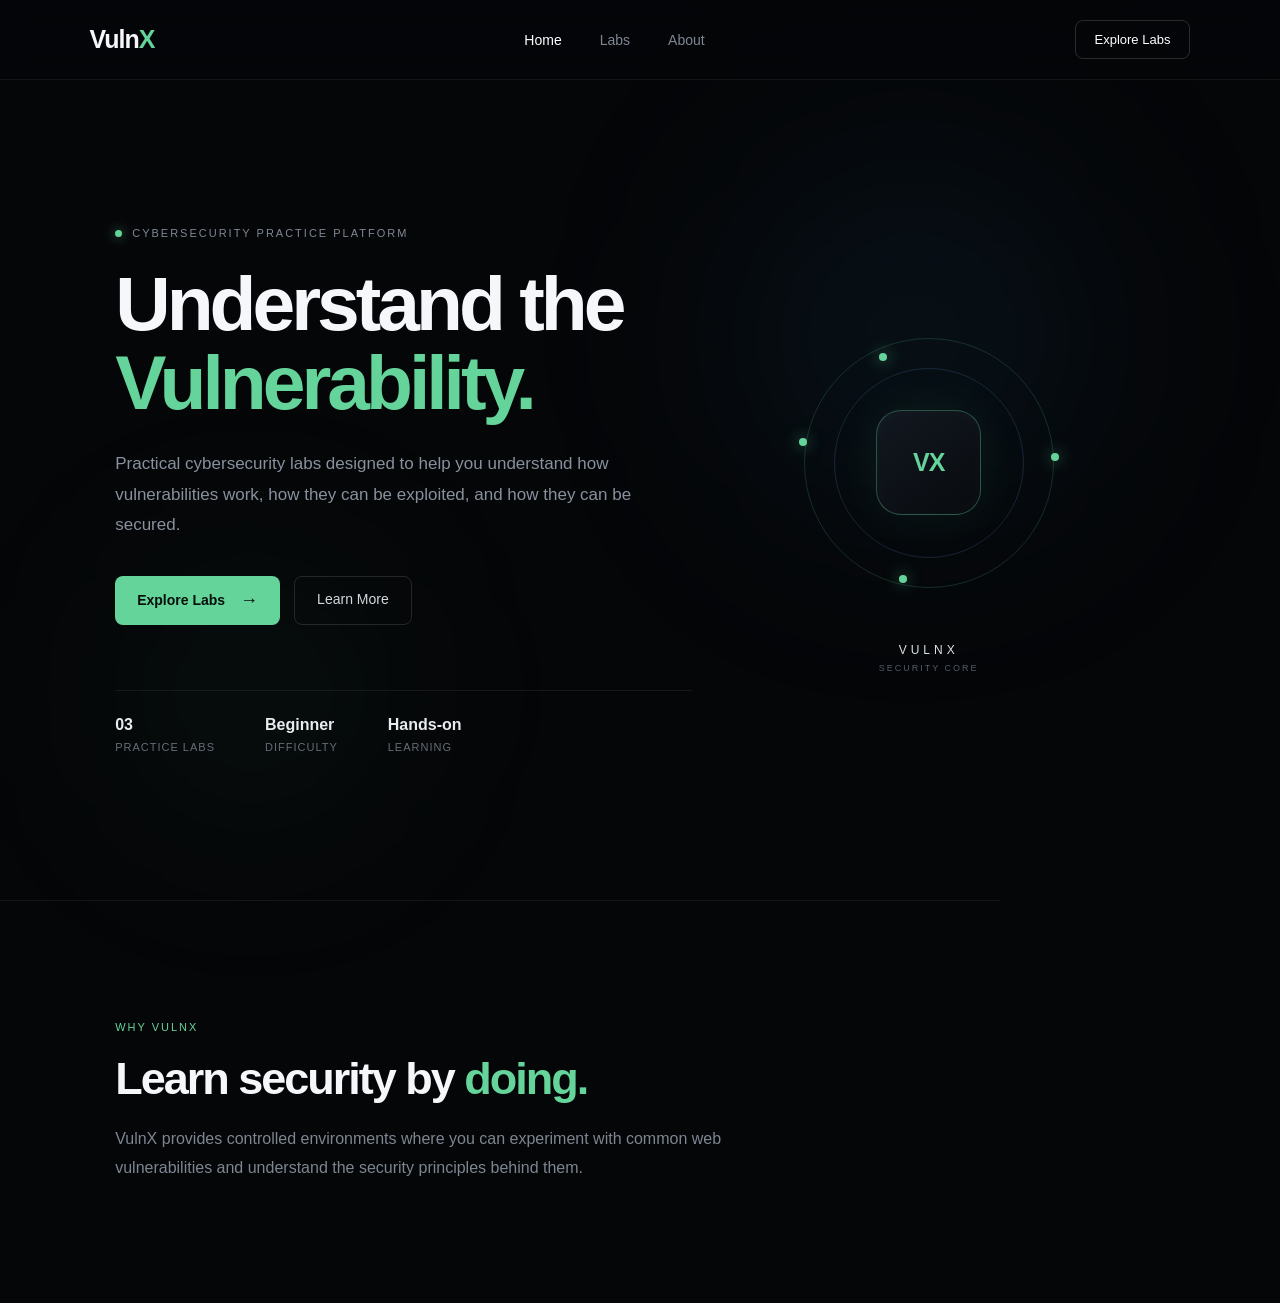
<file: frontend/index.html>
<!DOCTYPE html>
<html lang="en">
<head>
    <meta charset="UTF-8">
    <meta name="viewport" content="width=device-width, initial-scale=1.0">

    <title>VulnX | Cybersecurity Labs</title>

    <link rel="stylesheet" href="style.css">
</head>

<body>

    <!-- Navigation -->
    <header class="navbar">

        <div class="logo">
            Vuln<span>X</span>
        </div>

        <nav>
            <a href="index.html" class="active">Home</a>
            <a href="labs.html">Labs</a>
            <a href="#">About</a>
        </nav>

        <a href="labs.html" class="nav-button">
            Explore Labs
        </a>

    </header>


    <!-- Hero Section -->
    <main class="hero">

        <!-- Background glow -->
        <div class="glow glow-one"></div>
        <div class="glow glow-two"></div>


        <!-- Left side -->
        <section class="hero-content">

            <div class="eyebrow">
                <span class="status-dot"></span>
                CYBERSECURITY PRACTICE PLATFORM
            </div>

            <h1>
                Understand the
                <span>Vulnerability.</span>
            </h1>

            <p>
                Practical cybersecurity labs designed to help you
                understand how vulnerabilities work, how they can
                be exploited, and how they can be secured.
            </p>

            <div class="hero-buttons">

                <a href="labs.html" class="primary-button">
                    Explore Labs
                    <span>→</span>
                </a>

                <a href="#about" class="secondary-button">
                    Learn More
                </a>

            </div>

            <div class="stats">

                <div class="stat">
                    <strong>03</strong>
                    <span>Practice Labs</span>
                </div>

                <div class="stat">
                    <strong>Beginner</strong>
                    <span>Difficulty</span>
                </div>

                <div class="stat">
                    <strong>Hands-on</strong>
                    <span>Learning</span>
                </div>

            </div>

        </section>


        <!-- Right visual -->
        <section class="hero-visual">

            <div class="security-core">

                <div class="core-ring ring-one"></div>
                <div class="core-ring ring-two"></div>

                <div class="core-center">
                    <span>VX</span>
                </div>

                <div class="node node-one"></div>
                <div class="node node-two"></div>
                <div class="node node-three"></div>
                <div class="node node-four"></div>

            </div>

            <div class="visual-label">
                <span>VULNX</span>
                <small>SECURITY CORE</small>
            </div>

        </section>

    </main>


    <!-- Small bottom section -->
    <section class="intro-section" id="about">

        <p class="section-label">
            WHY VULNX
        </p>

        <h2>
            Learn security by
            <span>doing.</span>
        </h2>

        <p>
            VulnX provides controlled environments where you can
            experiment with common web vulnerabilities and understand
            the security principles behind them.
        </p>

    </section>


    <script src="script.js"></script>

</body>
</html>
</file>
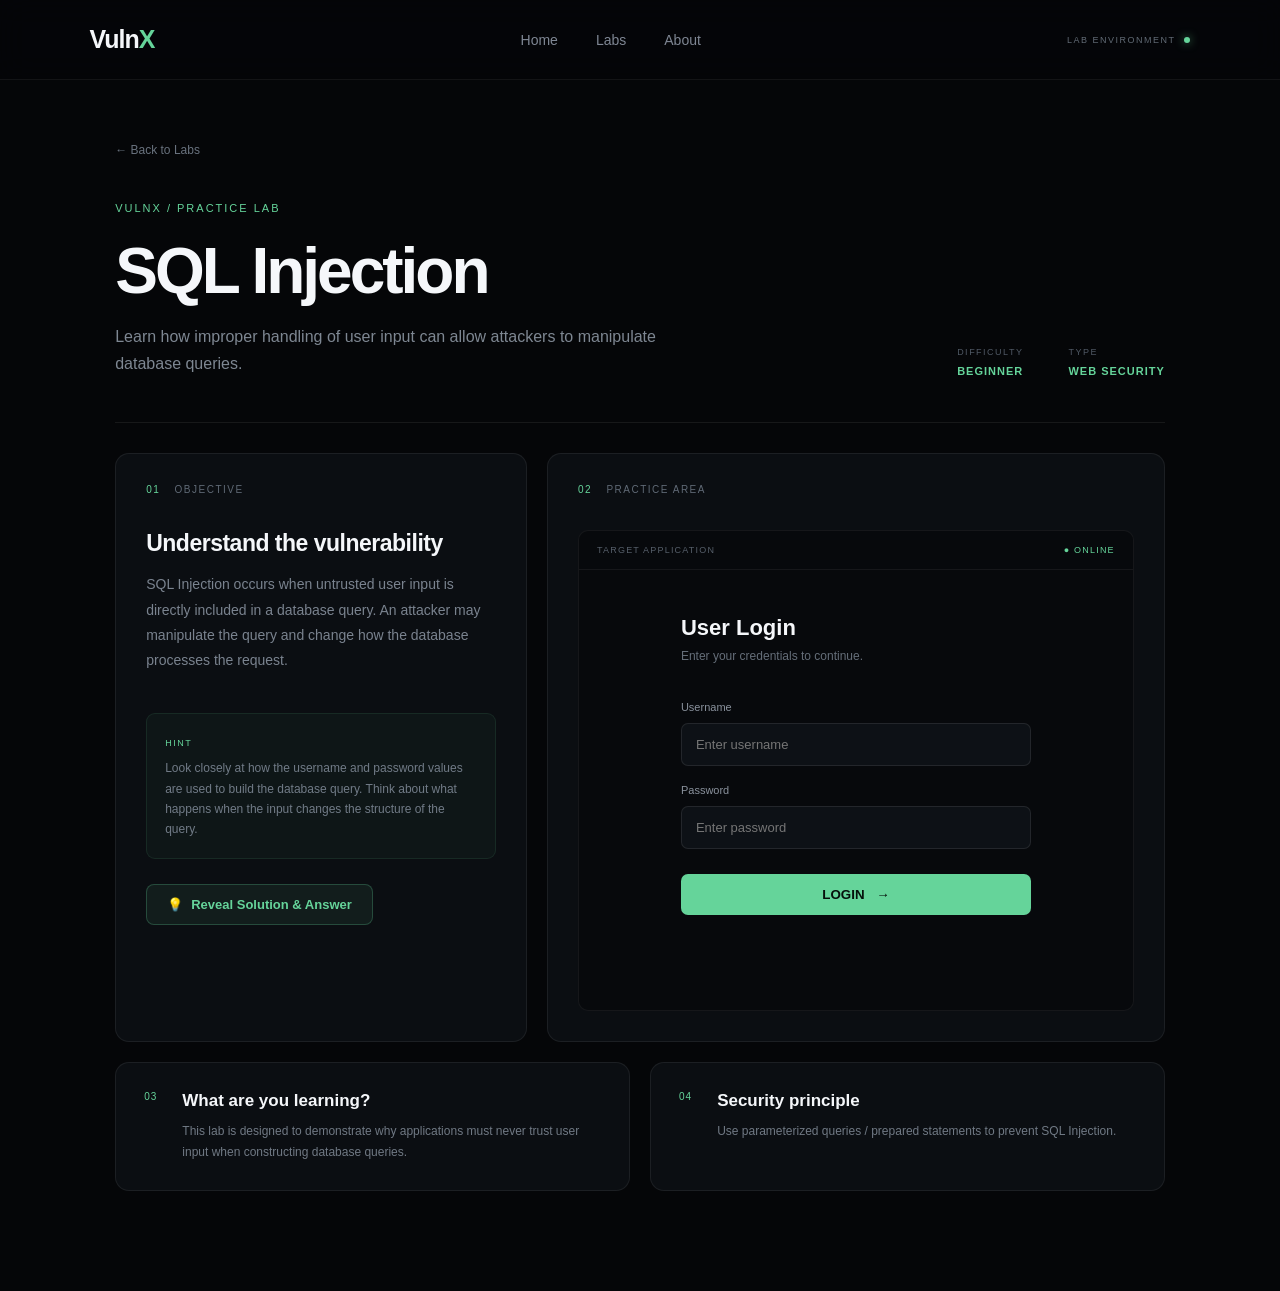
<file: frontend/lab.html>
<!DOCTYPE html>
<html lang="en">

<head>
    <meta charset="UTF-8">
    <meta name="viewport" content="width=device-width, initial-scale=1.0">

    <title>VulnX | Lab</title>

    <link rel="stylesheet" href="style.css">
</head>

<body>

    <!-- =========================
         NAVIGATION
    ========================== -->

    <header class="navbar">

        <div class="logo">
            Vuln<span>X</span>
        </div>

        <nav>
            <a href="index.html">Home</a>
            <a href="labs.html">Labs</a>
            <a href="index.html#about">About</a>
        </nav>

        <div class="lab-status">
            LAB ENVIRONMENT
            <span></span>
        </div>

    </header>


    <!-- =========================
         LAB WORKSPACE
    ========================== -->

    <main class="lab-workspace">

        <!-- Back -->

        <a href="labs.html" class="back-link">
            ← Back to Labs
        </a>


        <!-- Lab Header -->

        <section class="lab-header">

            <div>

                <div class="section-label">
                    VULNX / PRACTICE LAB
                </div>

                <h1 id="lab-title">
                    SQL Injection
                </h1>

                <p id="lab-description">
                    Learn how improper handling of user input can
                    allow attackers to manipulate database queries.
                </p>

            </div>


            <div class="lab-meta">

                <div>
                    <span>DIFFICULTY</span>
                    <strong id="lab-difficulty">BEGINNER</strong>
                </div>

                <div>
                    <span>TYPE</span>
                    <strong id="lab-type">WEB SECURITY</strong>
                </div>

            </div>

        </section>


        <!-- =========================
             LAB CONTENT
        ========================== -->

        <section class="lab-layout">


            <!-- Instructions -->

            <div class="lab-panel">

                <div class="panel-heading">
                    <span>01</span>
                    OBJECTIVE
                </div>

                <h2>
                    Understand the vulnerability
                </h2>

                <p id="objective-description">
                    SQL Injection occurs when untrusted user input is directly included in a database query. An attacker
                    may manipulate the query and change how the database processes the request.
                </p>

                <div class="hint-box">

                    <span>HINT</span>

                    <p id="lab-hint">
                        Look closely at how the username and password values are used to build the database query. Think
                        about what happens when the input changes the structure of the query.
                    </p>

                </div>

                <div class="solution-trigger-wrapper">
                    <button id="view-solution-btn" class="view-solution-btn">
                        <span>💡</span> Reveal Solution & Answer
                    </button>
                </div>

            </div>


            <!-- Practice Area -->

            <div class="lab-panel">

                <div class="panel-heading">
                    <span>02</span>
                    PRACTICE AREA
                </div>

                <div class="target-box">

                    <div class="target-header">

                        <span>
                            TARGET APPLICATION
                        </span>

                        <span class="online">
                            ● ONLINE
                        </span>

                    </div>


                    <div class="login-box">

                        <h3 id="practice-title">
                            User Login
                        </h3>

                        <p id="practice-subtitle">
                            Enter your credentials to continue.
                        </p>


                        <form id="lab-form">

                            <label>
                                Username
                            </label>

                            <input type="text" id="username" placeholder="Enter username" autocomplete="off">


                            <label>
                                Password
                            </label>

                            <input type="password" id="password" placeholder="Enter password">


                            <button type="submit">
                                LOGIN
                                <span>→</span>
                            </button>

                        </form>


                        <div id="result" class="result-box">
                        </div>

                    </div>

                </div>

            </div>


        </section>


        <!-- =========================
             LEARNING SECTION
        ========================== -->

        <section class="learning-section">

            <div class="learning-card">

                <span class="learning-number">
                    03
                </span>

                <div>

                    <h2>
                        What are you learning?
                    </h2>

                    <p id="learning-description">
                        This lab is designed to demonstrate why
                        applications must never trust user input
                        when constructing database queries.
                    </p>

                </div>

            </div>


            <div class="learning-card">

                <span class="learning-number">
                    04
                </span>

                <div>

                    <h2>
                        Security principle
                    </h2>

                    <p id="learning-principle">
                        Use parameterized queries / prepared statements to prevent SQL Injection.
                    </p>

                </div>

            </div>

        </section>

    </main>


    <!-- =========================
         SOLUTION POPUP MODAL
    ========================== -->
    <div id="solution-modal-overlay" class="modal-overlay hidden" role="dialog" aria-modal="true" aria-labelledby="modal-title">
        <div class="modal-container">
            <div class="modal-header">
                <div class="modal-title-wrap">
                    <span class="modal-badge">SOLUTION</span>
                    <div>
                        <h3 id="modal-title">Lab Solution & Answer</h3>
                        <p class="modal-subtitle" id="modal-lab-name">SQL Injection Solution</p>
                    </div>
                </div>
                <button id="close-solution-modal" class="modal-close-btn" aria-label="Close Solution Modal">&times;</button>
            </div>

            <div class="modal-body">
                <div class="solution-section">
                    <div class="solution-label">ANSWER / PAYLOAD</div>
                    <div class="payload-box">
                        <code id="solution-payload"></code>
                        <button id="copy-payload-btn" class="copy-btn">
                            <span>📋</span> Copy Payload
                        </button>
                    </div>
                </div>

                <div class="solution-section">
                    <div class="solution-label">EXPLOIT WALKTHROUGH</div>
                    <ol id="solution-steps" class="solution-steps">
                    </ol>
                </div>

                <div class="solution-section">
                    <div class="solution-label">TECHNICAL ANALYSIS</div>
                    <div id="solution-explanation" class="solution-explanation-box">
                    </div>
                </div>
            </div>

            <div class="modal-footer">
                <button id="autofill-btn" class="autofill-btn">
                    <span>⚡</span> Auto-fill Solution in Practice Area
                </button>
                <button id="dismiss-modal-btn" class="dismiss-btn">Close Window</button>
            </div>
        </div>
    </div>

    <script src="lab.js"></script>

</body>

</html>
</file>
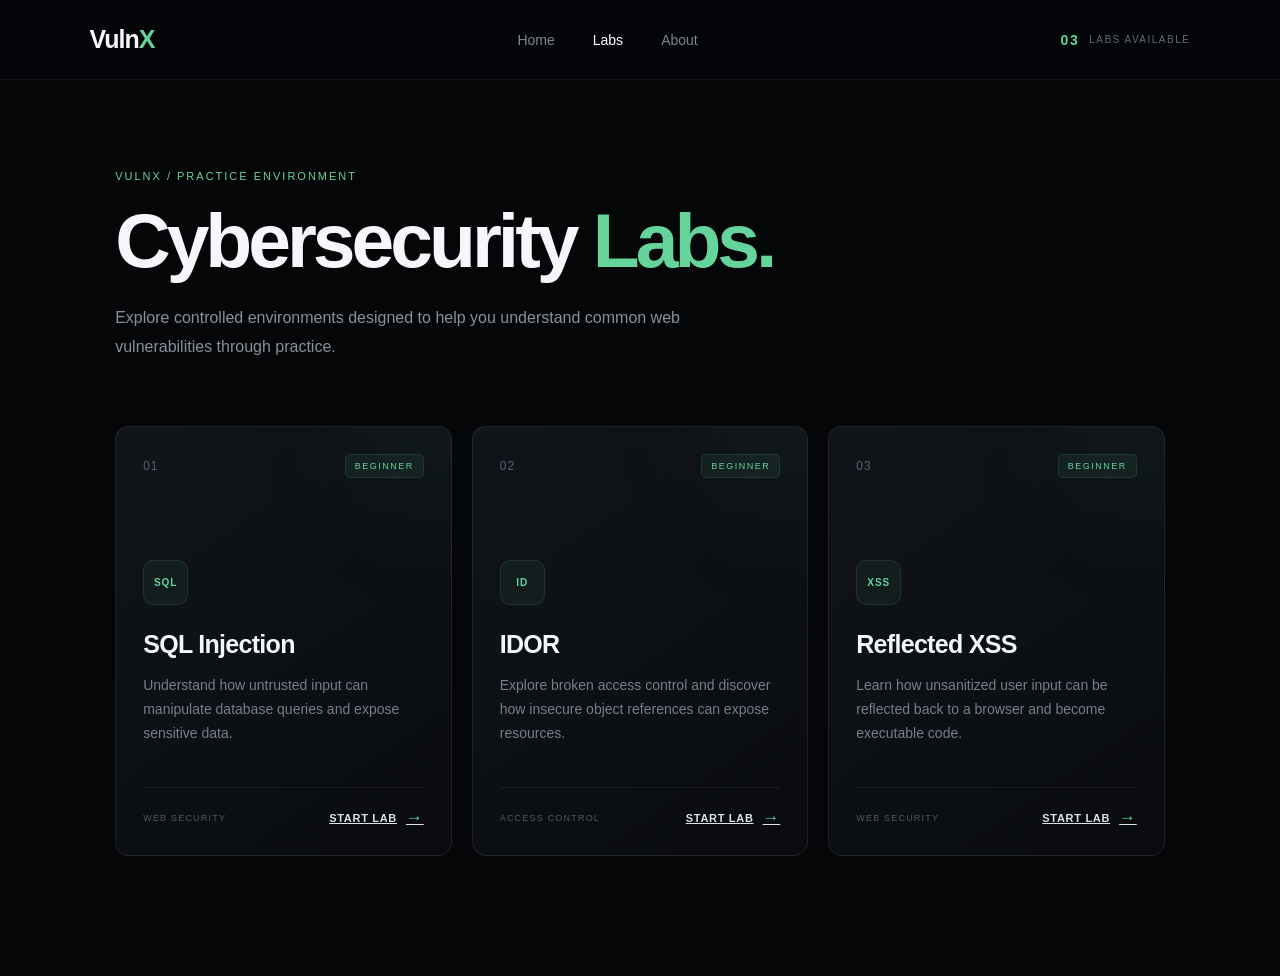
<file: frontend/labs.html>
<!DOCTYPE html>
<html lang="en">

<head>
    <meta charset="UTF-8">
    <meta name="viewport" content="width=device-width, initial-scale=1.0">

    <title>VulnX | Labs</title>

    <link rel="stylesheet" href="style.css">
</head>

<body>

    <!-- =========================
         NAVIGATION
    ========================== -->

    <header class="navbar">

        <div class="logo">
            Vuln<span>X</span>
        </div>

        <nav>
            <a href="index.html">Home</a>

            <a href="labs.html" class="active">
                Labs
            </a>

            <a href="index.html#about">
                About
            </a>
        </nav>

        <div class="lab-counter">
            <span>03</span>
            LABS AVAILABLE
        </div>

    </header>


    <!-- =========================
         LABS PAGE
    ========================== -->

    <main class="labs-page">


        <!-- Page Heading -->

        <section class="labs-heading">

            <div class="section-label">
                VULNX / PRACTICE ENVIRONMENT
            </div>

            <h1>
                Cybersecurity
                <span>Labs.</span>
            </h1>

            <p>
                Explore controlled environments designed to help you
                understand common web vulnerabilities through practice.
            </p>

        </section>


        <!-- =========================
             LAB CARDS
        ========================== -->

        <section class="labs-grid">


            <!-- =====================
                 SQL INJECTION
            ====================== -->

            <article class="lab-card">

                <div class="lab-top">

                    <span class="lab-number">
                        01
                    </span>

                    <span class="difficulty">
                        BEGINNER
                    </span>

                </div>


                <div class="lab-content">

                    <div class="lab-icon">
                        SQL
                    </div>

                    <h2>
                        SQL Injection
                    </h2>

                    <p>
                        Understand how untrusted input can manipulate
                        database queries and expose sensitive data.
                    </p>

                </div>


                <div class="lab-bottom">

                    <span class="lab-type">
                        WEB SECURITY
                    </span>

                    <a
                        href="lab.html?lab=sql"
                        class="start-lab"
                        data-lab="sql">

                        START LAB
                        <span>→</span>

                    </a>

                </div>

            </article>



            <!-- =====================
                 IDOR
            ====================== -->

            <article class="lab-card">

                <div class="lab-top">

                    <span class="lab-number">
                        02
                    </span>

                    <span class="difficulty">
                        BEGINNER
                    </span>

                </div>


                <div class="lab-content">

                    <div class="lab-icon">
                        ID
                    </div>

                    <h2>
                        IDOR
                    </h2>

                    <p>
                        Explore broken access control and discover how
                        insecure object references can expose resources.
                    </p>

                </div>


                <div class="lab-bottom">

                    <span class="lab-type">
                        ACCESS CONTROL
                    </span>

                    <a
                        href="lab.html?lab=idor"
                        class="start-lab"
                        data-lab="idor">

                        START LAB
                        <span>→</span>

                    </a>

                </div>

            </article>



            <!-- =====================
                 REFLECTED XSS
            ====================== -->

            <article class="lab-card">

                <div class="lab-top">

                    <span class="lab-number">
                        03
                    </span>

                    <span class="difficulty">
                        BEGINNER
                    </span>

                </div>


                <div class="lab-content">

                    <div class="lab-icon">
                        XSS
                    </div>

                    <h2>
                        Reflected XSS
                    </h2>

                    <p>
                        Learn how unsanitized user input can be reflected
                        back to a browser and become executable code.
                    </p>

                </div>


                <div class="lab-bottom">

                    <span class="lab-type">
                        WEB SECURITY
                    </span>

                    <a
                        href="lab.html?lab=xss"
                        class="start-lab"
                        data-lab="xss">

                        START LAB
                        <span>→</span>

                    </a>

                </div>

            </article>


        </section>

    </main>


    <!-- JavaScript -->

    <script src="lab.js"></script>

</body>

</html>
</file>
<file: frontend/style.css>
/* ================================
   RESET
================================ */

* {
    margin: 0;
    padding: 0;
    box-sizing: border-box;
}

html {
    scroll-behavior: smooth;
}

body {
    font-family: Arial, Helvetica, sans-serif;
    background: #050608;
    color: #f5f7fa;
    min-height: 100vh;
    overflow-x: hidden;
}


/* ================================
   NAVBAR
================================ */

.navbar {
    width: 100%;
    height: 80px;

    display: flex;
    align-items: center;
    justify-content: space-between;

    padding: 0 7%;

    border-bottom: 1px solid rgba(255, 255, 255, 0.06);

    background: rgba(5, 6, 8, 0.75);
    backdrop-filter: blur(15px);

    position: relative;
    z-index: 10;
}


/* Logo */

.logo {
    font-size: 25px;
    font-weight: 700;
    letter-spacing: -1px;
}

.logo span {
    color: #65d49a;
}


/* Navigation */

.navbar nav {
    display: flex;
    gap: 38px;
}

.navbar nav a {
    text-decoration: none;
    color: #7f8794;

    font-size: 14px;

    transition: 0.3s;
}

.navbar nav a:hover,
.navbar nav a.active {
    color: #ffffff;
}


/* Navbar button */

.nav-button {
    text-decoration: none;

    color: #ffffff;

    border: 1px solid rgba(255, 255, 255, 0.15);

    padding: 11px 19px;

    border-radius: 8px;

    font-size: 13px;

    transition: 0.3s;
}

.nav-button:hover {
    border-color: #65d49a;
    background: rgba(101, 212, 154, 0.08);
}


/* ================================
   HERO
================================ */

.hero {
    min-height: calc(100vh - 80px);

    display: grid;
    grid-template-columns: 1.1fr 0.9fr;

    align-items: center;

    padding: 80px 9%;

    position: relative;
}


/* ================================
   BACKGROUND GLOWS
================================ */

.glow {
    position: absolute;

    border-radius: 50%;

    filter: blur(100px);

    pointer-events: none;
}

.glow-one {
    width: 350px;
    height: 350px;

    background: rgba(20, 70, 100, 0.18);

    top: 10%;
    right: 15%;
}

.glow-two {
    width: 250px;
    height: 250px;

    background: rgba(50, 150, 100, 0.08);

    bottom: 10%;
    left: 10%;
}


/* ================================
   HERO CONTENT
================================ */

.hero-content {
    max-width: 700px;

    position: relative;
    z-index: 2;
}


/* Small heading */

.eyebrow {
    display: flex;
    align-items: center;
    gap: 10px;

    color: #7f8995;

    font-size: 11px;

    letter-spacing: 2px;

    margin-bottom: 25px;
}

.status-dot {
    width: 7px;
    height: 7px;

    border-radius: 50%;

    background: #65d49a;

    box-shadow: 0 0 12px rgba(101, 212, 154, 0.7);
}


/* Main heading */

.hero h1 {
    font-size: clamp(50px, 6vw, 82px);

    line-height: 1.02;

    letter-spacing: -4px;

    font-weight: 700;

    max-width: 700px;
}

.hero h1 span {
    display: block;

    color: #65d49a;
}


/* Description */

.hero-content > p {
    color: #89919e;

    font-size: 17px;

    line-height: 1.8;

    max-width: 590px;

    margin-top: 28px;
}


/* ================================
   BUTTONS
================================ */

.hero-buttons {
    display: flex;

    gap: 14px;

    margin-top: 35px;
}


.primary-button,
.secondary-button {
    text-decoration: none;

    padding: 14px 22px;

    border-radius: 8px;

    font-size: 14px;

    transition: 0.3s;
}


/* Primary */

.primary-button {
    background: #65d49a;

    color: #06100b;

    font-weight: 600;

    display: flex;

    align-items: center;

    gap: 15px;
}

.primary-button span {
    font-size: 18px;

    transition: 0.3s;
}

.primary-button:hover {
    transform: translateY(-2px);

    box-shadow: 0 10px 35px rgba(101, 212, 154, 0.15);
}

.primary-button:hover span {
    transform: translateX(4px);
}


/* Secondary */

.secondary-button {
    color: #d4d8de;

    border: 1px solid rgba(255, 255, 255, 0.12);
}

.secondary-button:hover {
    background: rgba(255, 255, 255, 0.04);
}


/* ================================
   STATS
================================ */

.stats {
    display: flex;

    gap: 50px;

    margin-top: 65px;

    padding-top: 25px;

    border-top: 1px solid rgba(255, 255, 255, 0.07);

    max-width: 580px;
}

.stat {
    display: flex;

    flex-direction: column;

    gap: 7px;
}

.stat strong {
    font-size: 16px;

    color: #e8ebef;
}

.stat span {
    color: #656d78;

    font-size: 11px;

    text-transform: uppercase;

    letter-spacing: 1px;
}


/* ================================
   SECURITY CORE
================================ */

.hero-visual {
    height: 500px;

    display: flex;

    flex-direction: column;

    justify-content: center;

    align-items: center;

    position: relative;
}


/* Core */

.security-core {
    width: 310px;
    height: 310px;

    position: relative;

    display: flex;

    align-items: center;
    justify-content: center;

    animation: floating 6s ease-in-out infinite;
}


/* Rings */

.core-ring {
    position: absolute;

    border-radius: 50%;

    border: 1px solid rgba(101, 212, 154, 0.18);
}

.ring-one {
    width: 250px;
    height: 250px;

    animation: rotate 18s linear infinite;
}

.ring-two {
    width: 190px;
    height: 190px;

    border-color: rgba(80, 120, 170, 0.25);

    animation: rotateReverse 14s linear infinite;
}


/* Center */

.core-center {
    width: 105px;
    height: 105px;

    border-radius: 25px;

    display: flex;
    align-items: center;
    justify-content: center;

    background: linear-gradient(
        145deg,
        #121820,
        #080b0f
    );

    border: 1px solid rgba(101, 212, 154, 0.35);

    box-shadow:
        0 0 50px rgba(101, 212, 154, 0.08),
        inset 0 0 25px rgba(255, 255, 255, 0.02);

    z-index: 3;
}

.core-center span {
    font-size: 25px;

    font-weight: 700;

    letter-spacing: -1px;

    color: #65d49a;
}


/* Nodes */

.node {
    position: absolute;

    width: 8px;
    height: 8px;

    border-radius: 50%;

    background: #65d49a;

    box-shadow: 0 0 15px rgba(101, 212, 154, 0.7);
}

.node-one {
    top: 45px;
    left: 105px;
}

.node-two {
    top: 145px;
    right: 25px;
}

.node-three {
    bottom: 35px;
    left: 125px;
}

.node-four {
    top: 130px;
    left: 25px;
}


/* Label */

.visual-label {
    display: flex;

    flex-direction: column;

    align-items: center;

    margin-top: 25px;

    gap: 6px;
}

.visual-label span {
    font-size: 12px;

    letter-spacing: 4px;

    color: #dce2e8;
}

.visual-label small {
    font-size: 9px;

    letter-spacing: 2px;

    color: #535b66;
}


/* ================================
   INTRO SECTION
================================ */

.intro-section {
    padding: 120px 9%;

    border-top: 1px solid rgba(255, 255, 255, 0.06);

    max-width: 1000px;
}

.section-label {
    color: #65d49a;

    font-size: 11px;

    letter-spacing: 2px;

    margin-bottom: 20px;
}

.intro-section h2 {
    font-size: 45px;

    letter-spacing: -2px;

    margin-bottom: 20px;
}

.intro-section h2 span {
    color: #65d49a;
}

.intro-section > p:last-child {
    color: #7d8691;

    line-height: 1.8;

    max-width: 650px;
}


/* ================================
   ANIMATIONS
================================ */

@keyframes floating {

    0%,
    100% {
        transform: translateY(0);
    }

    50% {
        transform: translateY(-12px);
    }
}


@keyframes rotate {

    from {
        transform: rotate(0deg);
    }

    to {
        transform: rotate(360deg);
    }
}


@keyframes rotateReverse {

    from {
        transform: rotate(360deg);
    }

    to {
        transform: rotate(0deg);
    }
}


/* ================================
   RESPONSIVE
================================ */

@media (max-width: 850px) {

    .navbar {
        padding: 0 5%;
    }

    .navbar nav {
        display: none;
    }

    .hero {
        grid-template-columns: 1fr;

        padding: 70px 7%;
    }

    .hero h1 {
        font-size: 55px;
    }

    .hero-visual {
        height: 400px;
    }

    .stats {
        gap: 25px;
    }

    .intro-section {
        padding: 90px 7%;
    }
}


@media (max-width: 500px) {

    .navbar {
        height: 70px;
    }

    .nav-button {
        display: none;
    }

    .hero {
        padding: 55px 6%;
    }

    .hero h1 {
        font-size: 45px;

        letter-spacing: -2px;
    }

    .hero-content > p {
        font-size: 15px;
    }

    .hero-buttons {
        flex-direction: column;

        max-width: 220px;
    }

    .stats {
        gap: 20px;

        flex-wrap: wrap;
    }

    .security-core {
        transform: scale(0.8);
    }

    .intro-section h2 {
        font-size: 36px;
    }
}
/* =========================================
   VULNX LABS PAGE
========================================= */

.labs-page {
    min-height: calc(100vh - 80px);
    padding: 90px 9% 120px;

    position: relative;
}


/* =========================================
   LABS HEADING
========================================= */

.labs-heading {
    max-width: 700px;
    margin-bottom: 65px;
}

.labs-heading .section-label {
    color: #65d49a;

    font-size: 11px;
    letter-spacing: 2px;

    margin-bottom: 20px;
}

.labs-heading h1 {
    font-size: clamp(50px, 6vw, 78px);

    line-height: 1;

    letter-spacing: -4px;

    margin-bottom: 25px;
}

.labs-heading h1 span {
    color: #65d49a;
}

.labs-heading p {
    color: #89919e;

    font-size: 16px;

    line-height: 1.8;

    max-width: 600px;
}


/* =========================================
   LAB COUNTER
========================================= */

.lab-counter {
    display: flex;

    align-items: center;

    gap: 10px;

    color: #626b76;

    font-size: 10px;

    letter-spacing: 1.5px;
}

.lab-counter span {
    color: #65d49a;

    font-size: 14px;

    font-weight: 600;
}


/* =========================================
   LAB GRID
========================================= */

.labs-grid {
    display: grid;

    grid-template-columns:
        repeat(3, minmax(0, 1fr));

    gap: 20px;

    max-width: 1400px;
}


/* =========================================
   LAB CARD
========================================= */

.lab-card {
    min-height: 430px;

    display: flex;

    flex-direction: column;

    justify-content: space-between;

    padding: 27px;

    background:
        linear-gradient(
            145deg,
            rgba(18, 22, 28, 0.95),
            rgba(9, 11, 15, 0.98)
        );

    border: 1px solid rgba(255, 255, 255, 0.08);

    border-radius: 14px;

    position: relative;

    overflow: hidden;

    transition:
        transform 0.35s ease,
        border-color 0.35s ease,
        box-shadow 0.35s ease;
}


/* Subtle card glow */

.lab-card::before {
    content: "";

    position: absolute;

    width: 180px;
    height: 180px;

    border-radius: 50%;

    background: rgba(101, 212, 154, 0.04);

    filter: blur(60px);

    top: -80px;
    right: -80px;

    transition: 0.4s;
}


/* Hover */

.lab-card:hover {
    transform: translateY(-7px);

    border-color: rgba(101, 212, 154, 0.3);

    box-shadow:
        0 20px 60px rgba(0, 0, 0, 0.35);
}

.lab-card:hover::before {
    background: rgba(101, 212, 154, 0.08);
}


/* =========================================
   CARD TOP
========================================= */

.lab-top {
    display: flex;

    justify-content: space-between;

    align-items: center;
}

.lab-number {
    font-size: 12px;

    color: #59616c;

    letter-spacing: 1px;
}

.difficulty {
    font-size: 9px;

    letter-spacing: 1.5px;

    color: #65d49a;

    padding: 6px 9px;

    border-radius: 5px;

    background: rgba(101, 212, 154, 0.07);

    border: 1px solid rgba(101, 212, 154, 0.12);
}


/* =========================================
   CARD CONTENT
========================================= */

.lab-content {
    margin-top: 40px;
}

.lab-icon {
    width: 45px;
    height: 45px;

    display: flex;

    align-items: center;
    justify-content: center;

    margin-bottom: 25px;

    border-radius: 10px;

    color: #65d49a;

    background: rgba(101, 212, 154, 0.06);

    border: 1px solid rgba(101, 212, 154, 0.12);

    font-size: 10px;

    font-weight: 700;

    letter-spacing: 1px;
}

.lab-content h2 {
    font-size: 25px;

    letter-spacing: -0.7px;

    margin-bottom: 15px;
}

.lab-content p {
    color: #777f8b;

    font-size: 14px;

    line-height: 1.7;

    max-width: 330px;
}


/* =========================================
   CARD BOTTOM
========================================= */

.lab-bottom {
    padding-top: 20px;

    border-top: 1px solid rgba(255, 255, 255, 0.06);

    display: flex;

    justify-content: space-between;

    align-items: center;

    gap: 15px;
}

.lab-type {
    color: #4f5863;

    font-size: 9px;

    letter-spacing: 1.2px;
}


/* =========================================
   START BUTTON
========================================= */

.start-lab {
    border: none;

    background: transparent;

    color: #dce2e8;

    font-size: 11px;

    font-weight: 600;

    letter-spacing: 0.7px;

    cursor: pointer;

    display: flex;

    align-items: center;

    gap: 9px;

    transition: 0.3s;
}

.start-lab span {
    color: #65d49a;

    font-size: 17px;

    transition: 0.3s;
}

.start-lab:hover {
    color: #65d49a;
}

.start-lab:hover span {
    transform: translateX(5px);
}


/* =========================================
   LAB PAGE RESPONSIVE
========================================= */

@media (max-width: 1050px) {

    .labs-grid {
        grid-template-columns:
            repeat(2, minmax(0, 1fr));
    }
}


@media (max-width: 700px) {

    .labs-page {
        padding: 65px 6% 90px;
    }

    .labs-heading {
        margin-bottom: 45px;
    }

    .labs-heading h1 {
        font-size: 52px;
        letter-spacing: -3px;
    }

    .labs-grid {
        grid-template-columns: 1fr;
    }

    .lab-card {
        min-height: 390px;
    }

    .lab-counter {
        display: none;
    }
}
/* =========================================
   INDIVIDUAL LAB PAGE
========================================= */

.lab-status {
    display: flex;
    align-items: center;
    gap: 9px;

    color: #626b76;

    font-size: 9px;
    letter-spacing: 1.5px;
}

.lab-status span {
    width: 6px;
    height: 6px;

    border-radius: 50%;

    background: #65d49a;

    box-shadow: 0 0 10px rgba(101, 212, 154, 0.7);
}


/* =========================================
   WORKSPACE
========================================= */

.lab-workspace {
    min-height: calc(100vh - 80px);

    padding: 60px 9% 100px;

    position: relative;
}


/* Back button */

.back-link {
    display: inline-block;

    text-decoration: none;

    color: #69727e;

    font-size: 12px;

    margin-bottom: 45px;

    transition: 0.3s;
}

.back-link:hover {
    color: #65d49a;
}


/* =========================================
   LAB HEADER
========================================= */

.lab-header {
    display: flex;

    justify-content: space-between;

    align-items: flex-end;

    gap: 50px;

    padding-bottom: 45px;

    border-bottom: 1px solid rgba(255, 255, 255, 0.07);
}

.lab-header h1 {
    font-size: clamp(40px, 5vw, 65px);

    letter-spacing: -3px;

    margin: 15px 0;
}

.lab-header > div:first-child {
    max-width: 700px;
}

.lab-header p {
    color: #7e8792;

    line-height: 1.7;

    max-width: 600px;
}


/* Meta */

.lab-meta {
    display: flex;

    gap: 45px;
}

.lab-meta div {
    display: flex;

    flex-direction: column;

    gap: 8px;
}

.lab-meta span {
    color: #505965;

    font-size: 9px;

    letter-spacing: 1.5px;
}

.lab-meta strong {
    color: #65d49a;

    font-size: 11px;

    letter-spacing: 1px;
}


/* =========================================
   LAB LAYOUT
========================================= */

.lab-layout {
    display: grid;

    grid-template-columns:
        0.8fr 1.2fr;

    gap: 20px;

    margin-top: 30px;
}


/* =========================================
   PANELS
========================================= */

.lab-panel {
    background: #0b0e12;

    border: 1px solid rgba(255, 255, 255, 0.07);

    border-radius: 14px;

    padding: 30px;
}

.panel-heading {
    color: #606a76;

    font-size: 10px;

    letter-spacing: 1.5px;

    margin-bottom: 35px;
}

.panel-heading span {
    color: #65d49a;

    margin-right: 10px;
}

.lab-panel h2 {
    font-size: 23px;

    margin-bottom: 15px;

    letter-spacing: -0.5px;
}

.lab-panel > p {
    color: #7a838f;

    font-size: 14px;

    line-height: 1.8;
}


/* =========================================
   HINT
========================================= */

.hint-box {
    margin-top: 40px;

    padding: 18px;

    background: rgba(101, 212, 154, 0.04);

    border: 1px solid rgba(101, 212, 154, 0.1);

    border-radius: 9px;
}

.hint-box span {
    color: #65d49a;

    font-size: 9px;

    letter-spacing: 1.5px;
}

.hint-box p {
    color: #717b87;

    font-size: 12px;

    line-height: 1.7;

    margin-top: 8px;
}


/* =========================================
   TARGET APPLICATION
========================================= */

.target-box {
    background: #07090c;

    border: 1px solid rgba(255, 255, 255, 0.06);

    border-radius: 10px;

    overflow: hidden;
}

.target-header {
    display: flex;

    justify-content: space-between;

    align-items: center;

    padding: 14px 18px;

    border-bottom: 1px solid rgba(255, 255, 255, 0.06);

    color: #565f6a;

    font-size: 9px;

    letter-spacing: 1.2px;
}

.online {
    color: #65d49a;
}


/* =========================================
   LOGIN
========================================= */

.login-box {
    max-width: 400px;

    margin: 45px auto;

    padding: 0 25px;
}

.login-box h3 {
    font-size: 22px;

    margin-bottom: 8px;
}

.login-box > p {
    color: #656e79;

    font-size: 12px;

    margin-bottom: 30px;
}


/* Form */

#lab-form {
    display: flex;

    flex-direction: column;

    gap: 10px;
}

#lab-form label {
    color: #8a929d;

    font-size: 11px;

    margin-top: 8px;
}

#lab-form input {
    width: 100%;

    padding: 13px 14px;

    background: #0d1116;

    color: #ffffff;

    border: 1px solid rgba(255, 255, 255, 0.09);

    border-radius: 7px;

    outline: none;

    font-size: 13px;

    transition: 0.3s;
}

#lab-form input:focus {
    border-color: rgba(101, 212, 154, 0.5);

    box-shadow: 0 0 0 3px rgba(101, 212, 154, 0.05);
}

#lab-form button {
    margin-top: 15px;

    padding: 13px;

    border: none;

    border-radius: 7px;

    background: #65d49a;

    color: #06100b;

    font-weight: 600;

    cursor: pointer;

    transition: 0.3s;
}

#lab-form button span {
    margin-left: 8px;

    transition: 0.3s;
}

#lab-form button:hover {
    box-shadow: 0 8px 25px rgba(101, 212, 154, 0.12);
}

#lab-form button:hover span {
    margin-left: 13px;
}


/* Result */

.result-box {
    min-height: 30px;

    margin-top: 20px;

    color: #777f8a;

    font-size: 12px;

    line-height: 1.6;
}


/* =========================================
   LEARNING SECTION
========================================= */

.learning-section {
    display: grid;

    grid-template-columns: 1fr 1fr;

    gap: 20px;

    margin-top: 20px;
}

.learning-card {
    display: flex;

    gap: 25px;

    padding: 28px;

    background: #0b0e12;

    border: 1px solid rgba(255, 255, 255, 0.07);

    border-radius: 14px;
}

.learning-number {
    color: #65d49a;

    font-size: 10px;

    letter-spacing: 1px;
}

.learning-card h2 {
    font-size: 17px;

    margin-bottom: 10px;
}

.learning-card p {
    color: #707984;

    font-size: 12px;

    line-height: 1.7;
}


/* =========================================
   LAB RESPONSIVE
========================================= */

@media (max-width: 900px) {

    .lab-header {
        align-items: flex-start;

        flex-direction: column;
    }

    .lab-meta {
        gap: 30px;
    }

    .lab-layout {
        grid-template-columns: 1fr;
    }

    .learning-section {
        grid-template-columns: 1fr;
    }
}


@media (max-width: 600px) {

    .lab-workspace {
        padding: 45px 6% 80px;
    }

    .lab-header h1 {
        font-size: 45px;

        letter-spacing: -2px;
    }

    .lab-meta {
        flex-wrap: wrap;
    }

    .lab-panel {
        padding: 22px;
    }

    .lab-status {
        display: none;
    }
}


/* =========================================
   SOLUTION TRIGGER BUTTON
========================================= */

.solution-trigger-wrapper {
    margin-top: 25px;
}

.view-solution-btn {
    display: inline-flex;
    align-items: center;
    gap: 8px;
    padding: 12px 20px;
    background: rgba(101, 212, 154, 0.08);
    color: #65d49a;
    border: 1px solid rgba(101, 212, 154, 0.25);
    border-radius: 8px;
    font-size: 13px;
    font-weight: 600;
    cursor: pointer;
    transition: all 0.3s ease;
}

.view-solution-btn:hover {
    background: rgba(101, 212, 154, 0.16);
    border-color: rgba(101, 212, 154, 0.45);
    box-shadow: 0 4px 15px rgba(101, 212, 154, 0.15);
    transform: translateY(-1px);
}


/* =========================================
   SOLUTION POPUP MODAL
========================================= */

.modal-overlay {
    position: fixed;
    top: 0;
    left: 0;
    width: 100vw;
    height: 100vh;
    background: rgba(4, 6, 9, 0.82);
    backdrop-filter: blur(12px);
    display: flex;
    align-items: center;
    justify-content: center;
    z-index: 1000;
    opacity: 1;
    visibility: visible;
    transition: opacity 0.3s ease, visibility 0.3s ease;
    padding: 20px;
}

.modal-overlay.hidden {
    opacity: 0;
    visibility: hidden;
    pointer-events: none;
}

.modal-container {
    background: #0b0e14;
    border: 1px solid rgba(101, 212, 154, 0.2);
    border-radius: 16px;
    width: 100%;
    max-width: 640px;
    max-height: 90vh;
    display: flex;
    flex-direction: column;
    box-shadow: 0 20px 60px rgba(0, 0, 0, 0.7), 0 0 40px rgba(101, 212, 154, 0.08);
    animation: modalPopIn 0.3s cubic-bezier(0.16, 1, 0.3, 1);
    overflow: hidden;
}

@keyframes modalPopIn {
    from {
        opacity: 0;
        transform: scale(0.94) translateY(12px);
    }
    to {
        opacity: 1;
        transform: scale(1) translateY(0);
    }
}

.modal-header {
    padding: 22px 28px;
    border-bottom: 1px solid rgba(255, 255, 255, 0.08);
    display: flex;
    justify-content: space-between;
    align-items: center;
    background: rgba(15, 20, 28, 0.6);
}

.modal-title-wrap {
    display: flex;
    align-items: center;
    gap: 14px;
}

.modal-badge {
    background: rgba(101, 212, 154, 0.15);
    color: #65d49a;
    font-size: 10px;
    font-weight: 700;
    letter-spacing: 1.2px;
    padding: 6px 10px;
    border-radius: 6px;
    border: 1px solid rgba(101, 212, 154, 0.3);
}

.modal-header h3 {
    font-size: 18px;
    font-weight: 700;
    color: #ffffff;
}

.modal-subtitle {
    font-size: 12px;
    color: #7b8593;
    margin-top: 2px;
}

.modal-close-btn {
    background: transparent;
    border: none;
    color: #7b8593;
    font-size: 26px;
    line-height: 1;
    cursor: pointer;
    padding: 4px 8px;
    border-radius: 6px;
    transition: color 0.2s ease, background 0.2s ease;
}

.modal-close-btn:hover {
    color: #ffffff;
    background: rgba(255, 255, 255, 0.08);
}

.modal-body {
    padding: 24px 28px;
    overflow-y: auto;
    display: flex;
    flex-direction: column;
    gap: 22px;
}

.solution-section {
    display: flex;
    flex-direction: column;
    gap: 10px;
}

.solution-label {
    font-size: 10px;
    font-weight: 700;
    letter-spacing: 1.5px;
    color: #65d49a;
}

.payload-box {
    display: flex;
    align-items: center;
    justify-content: space-between;
    gap: 15px;
    background: #06080b;
    border: 1px solid rgba(255, 255, 255, 0.1);
    border-radius: 10px;
    padding: 12px 16px;
}

.payload-box code {
    font-family: "Courier New", Courier, monospace;
    font-size: 14px;
    color: #65d49a;
    word-break: break-all;
}

.copy-btn {
    display: inline-flex;
    align-items: center;
    gap: 6px;
    background: rgba(255, 255, 255, 0.06);
    border: 1px solid rgba(255, 255, 255, 0.12);
    color: #d1d7e0;
    padding: 7px 14px;
    border-radius: 6px;
    font-size: 12px;
    font-weight: 600;
    cursor: pointer;
    white-space: nowrap;
    transition: all 0.2s ease;
}

.copy-btn:hover {
    background: rgba(255, 255, 255, 0.12);
    color: #ffffff;
}

.copy-btn.copied {
    background: rgba(101, 212, 154, 0.2);
    border-color: rgba(101, 212, 154, 0.4);
    color: #65d49a;
}

.solution-steps {
    padding-left: 20px;
    color: #b0b8c4;
    font-size: 13px;
    line-height: 1.7;
}

.solution-steps li {
    margin-bottom: 8px;
}

.solution-steps code {
    background: rgba(255, 255, 255, 0.08);
    padding: 2px 6px;
    border-radius: 4px;
    font-family: monospace;
    color: #65d49a;
    font-size: 12px;
}

.solution-explanation-box {
    background: rgba(255, 255, 255, 0.03);
    border: 1px solid rgba(255, 255, 255, 0.07);
    border-radius: 8px;
    padding: 14px 16px;
    color: #8c96a4;
    font-size: 13px;
    line-height: 1.7;
}

.solution-explanation-box code {
    background: rgba(255, 255, 255, 0.07);
    padding: 2px 6px;
    border-radius: 4px;
    font-family: monospace;
    color: #65d49a;
    font-size: 12px;
}

.modal-footer {
    padding: 18px 28px;
    border-top: 1px solid rgba(255, 255, 255, 0.08);
    display: flex;
    align-items: center;
    justify-content: space-between;
    gap: 12px;
    background: rgba(15, 20, 28, 0.6);
}

.autofill-btn {
    display: inline-flex;
    align-items: center;
    gap: 8px;
    padding: 10px 18px;
    background: #65d49a;
    color: #06100b;
    border: none;
    border-radius: 8px;
    font-size: 13px;
    font-weight: 700;
    cursor: pointer;
    transition: all 0.25s ease;
}

.autofill-btn:hover {
    background: #75e4ab;
    box-shadow: 0 4px 15px rgba(101, 212, 154, 0.3);
}

.dismiss-btn {
    padding: 10px 18px;
    background: transparent;
    color: #8c96a4;
    border: 1px solid rgba(255, 255, 255, 0.12);
    border-radius: 8px;
    font-size: 13px;
    font-weight: 600;
    cursor: pointer;
    transition: all 0.2s ease;
}

.dismiss-btn:hover {
    color: #ffffff;
    border-color: rgba(255, 255, 255, 0.25);
    background: rgba(255, 255, 255, 0.05);
}
</file>
